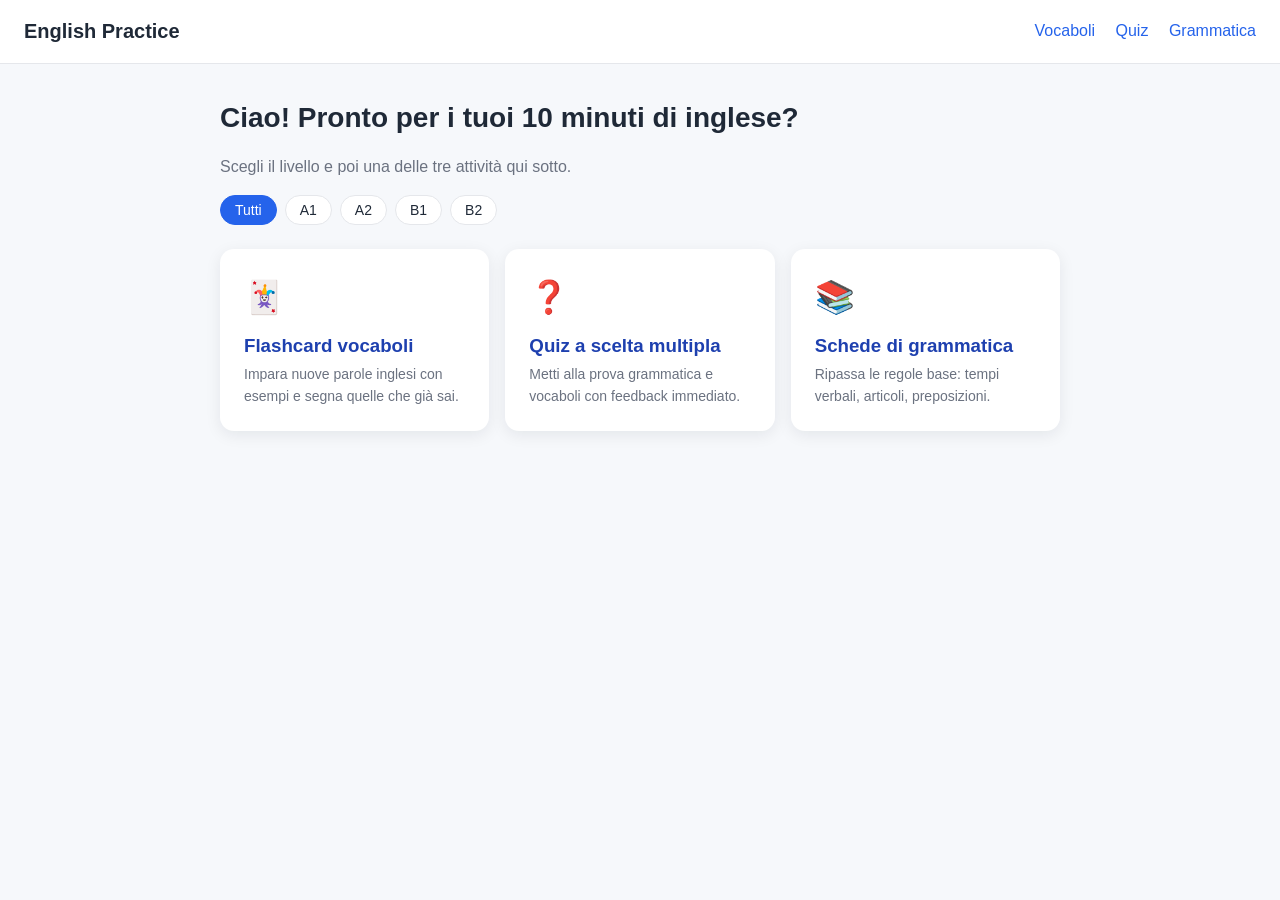
<file: index.html>
<!DOCTYPE html>
<html lang="it">
<head>
  <meta charset="UTF-8">
  <meta name="viewport" content="width=device-width, initial-scale=1.0">
  <title>English Practice — Allenati 10 minuti al giorno</title>
  <link rel="stylesheet" href="css/style.css">
</head>
<body>
  <header class="site-header">
    <h1><a href="index.html">English Practice</a></h1>
    <nav class="main-nav">
      <a href="flashcards.html">Vocaboli</a>
      <a href="quiz.html">Quiz</a>
      <a href="grammar.html">Grammatica</a>
    </nav>
  </header>

  <main>
    <h2>Ciao! Pronto per i tuoi 10 minuti di inglese?</h2>
    <p class="subtitle">Scegli il livello e poi una delle tre attività qui sotto.</p>

    <div class="level-filter" id="levelFilter"></div>

    <div class="cards-grid">
      <a class="home-card" href="flashcards.html">
        <div class="icon">🃏</div>
        <h3>Flashcard vocaboli</h3>
        <p>Impara nuove parole inglesi con esempi e segna quelle che già sai.</p>
      </a>
      <a class="home-card" href="quiz.html">
        <div class="icon">❓</div>
        <h3>Quiz a scelta multipla</h3>
        <p>Metti alla prova grammatica e vocaboli con feedback immediato.</p>
      </a>
      <a class="home-card" href="grammar.html">
        <div class="icon">📚</div>
        <h3>Schede di grammatica</h3>
        <p>Ripassa le regole base: tempi verbali, articoli, preposizioni.</p>
      </a>
    </div>
  </main>

  <script src="js/common.js"></script>
  <script>
    renderLevelFilter(document.getElementById("levelFilter"), () => {});
  </script>
</body>
</html>
</file>
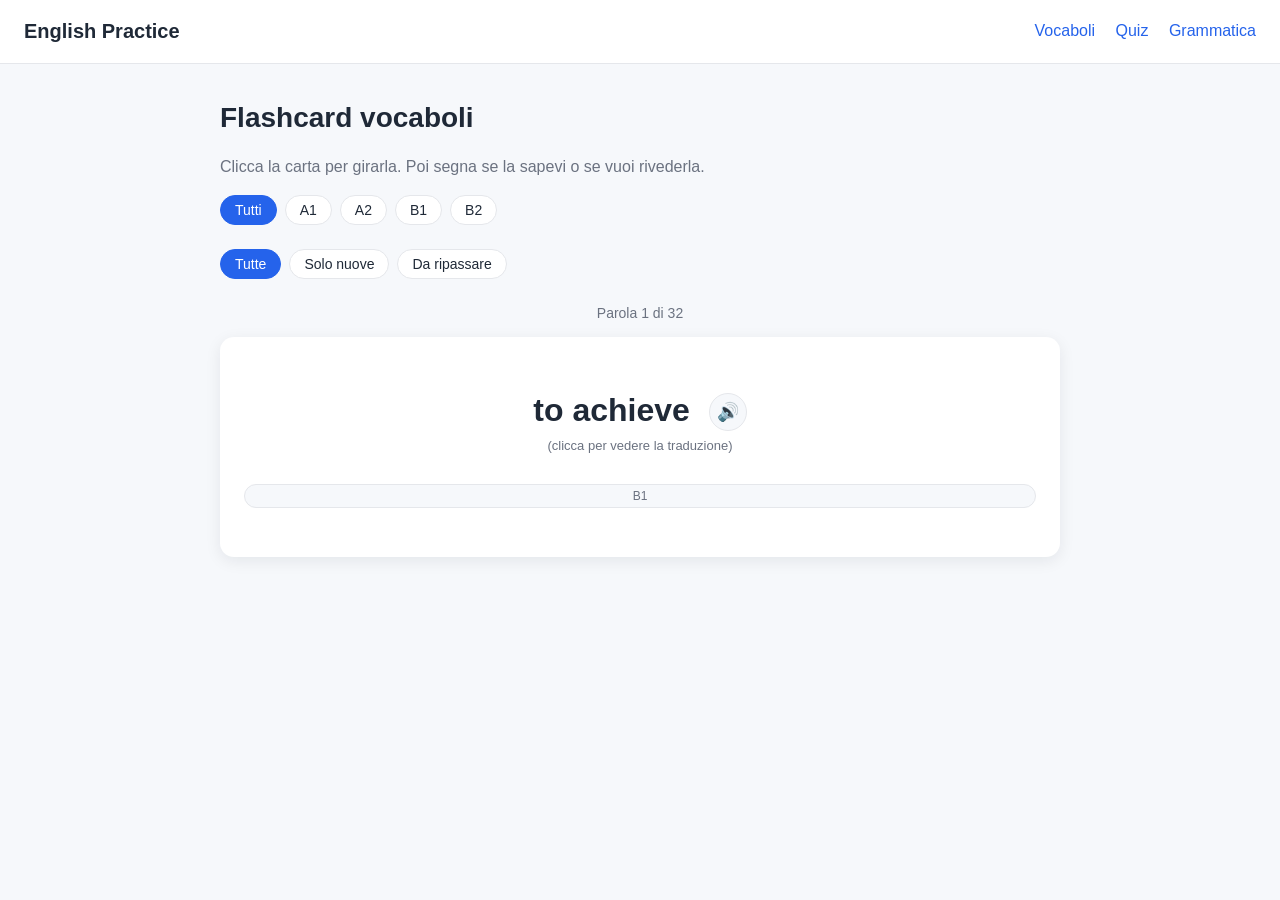
<file: flashcards.html>
<!DOCTYPE html>
<html lang="it">
<head>
  <meta charset="UTF-8">
  <meta name="viewport" content="width=device-width, initial-scale=1.0">
  <title>Flashcard Vocaboli — English Practice</title>
  <link rel="stylesheet" href="css/style.css">
</head>
<body>
  <header class="site-header">
    <h1><a href="index.html">English Practice</a></h1>
    <nav class="main-nav">
      <a href="flashcards.html">Vocaboli</a>
      <a href="quiz.html">Quiz</a>
      <a href="grammar.html">Grammatica</a>
    </nav>
  </header>

  <main>
    <h2>Flashcard vocaboli</h2>
    <p class="subtitle">Clicca la carta per girarla. Poi segna se la sapevi o se vuoi rivederla.</p>

    <div class="level-filter" id="levelFilter"></div>

    <div class="level-filter" id="modeFilter">
      <button data-mode="all" class="active">Tutte</button>
      <button data-mode="new">Solo nuove</button>
      <button data-mode="review">Da ripassare</button>
    </div>

    <div class="progress" id="progress"></div>

    <div id="cardArea"></div>

    <div class="actions" id="actions" style="display:none;">
      <button class="btn success" id="knowBtn">✓ Sapevo</button>
      <button class="btn ghost" id="skipBtn">Salta →</button>
      <button class="btn error" id="reviewBtn">Da ripassare</button>
    </div>
  </main>

  <script src="js/common.js"></script>
  <script src="js/flashcards.js"></script>
</body>
</html>
</file>
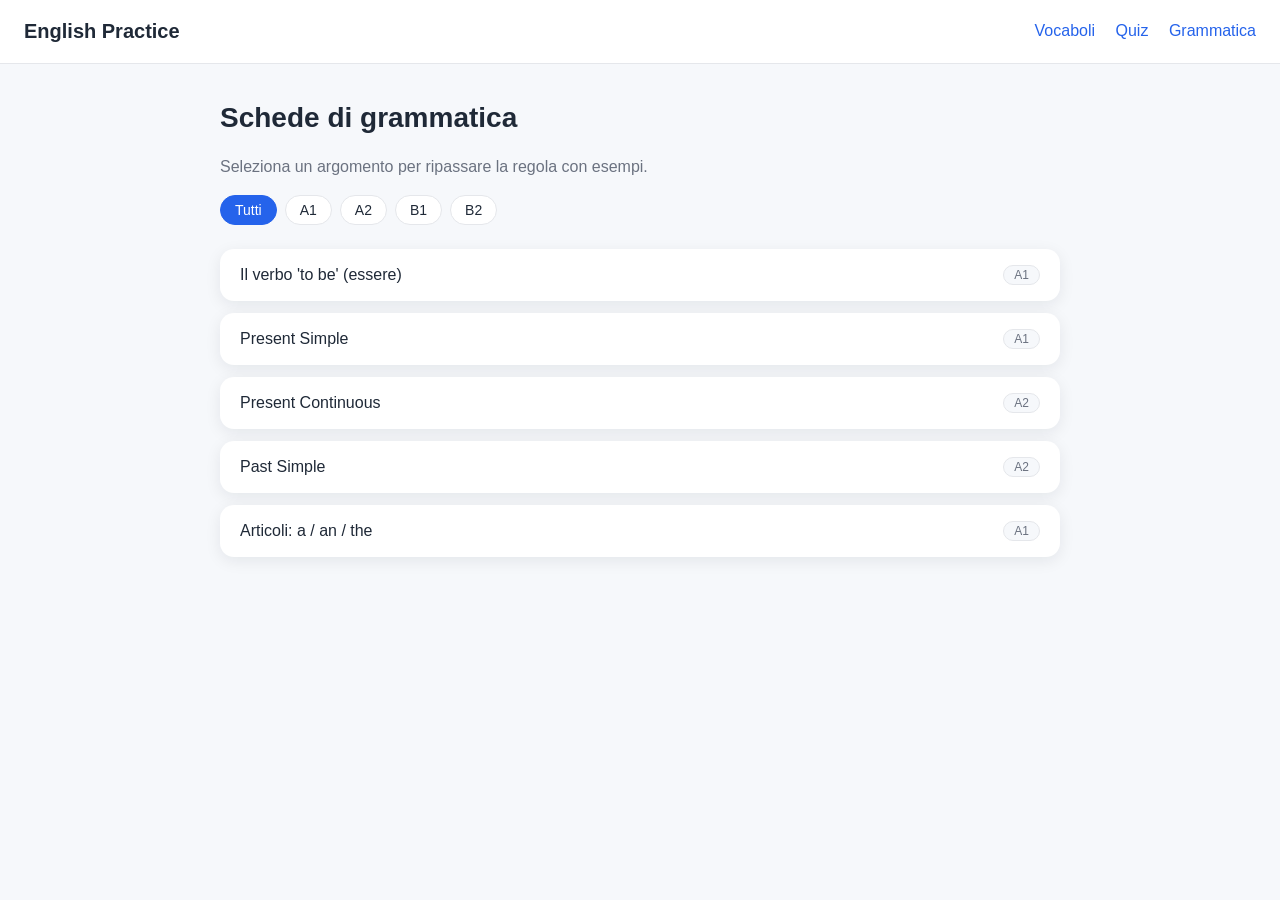
<file: grammar.html>
<!DOCTYPE html>
<html lang="it">
<head>
  <meta charset="UTF-8">
  <meta name="viewport" content="width=device-width, initial-scale=1.0">
  <title>Grammatica — English Practice</title>
  <link rel="stylesheet" href="css/style.css">
</head>
<body>
  <header class="site-header">
    <h1><a href="index.html">English Practice</a></h1>
    <nav class="main-nav">
      <a href="flashcards.html">Vocaboli</a>
      <a href="quiz.html">Quiz</a>
      <a href="grammar.html">Grammatica</a>
    </nav>
  </header>

  <main>
    <h2>Schede di grammatica</h2>
    <p class="subtitle">Seleziona un argomento per ripassare la regola con esempi.</p>

    <div class="level-filter" id="levelFilter"></div>

    <div id="grammarArea"></div>
  </main>

  <script src="js/common.js"></script>
  <script src="js/grammar.js"></script>
</body>
</html>
</file>
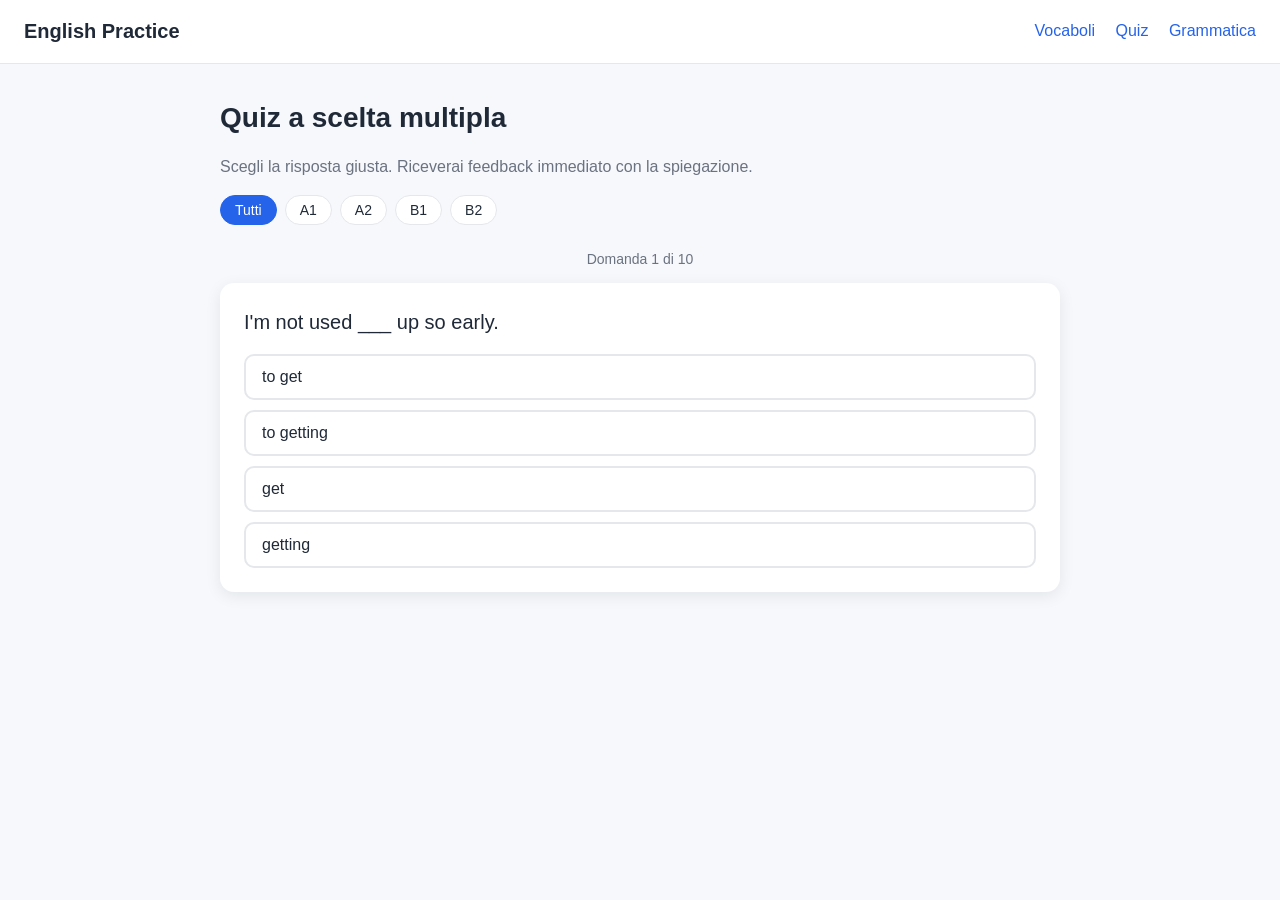
<file: quiz.html>
<!DOCTYPE html>
<html lang="it">
<head>
  <meta charset="UTF-8">
  <meta name="viewport" content="width=device-width, initial-scale=1.0">
  <title>Quiz — English Practice</title>
  <link rel="stylesheet" href="css/style.css">
</head>
<body>
  <header class="site-header">
    <h1><a href="index.html">English Practice</a></h1>
    <nav class="main-nav">
      <a href="flashcards.html">Vocaboli</a>
      <a href="quiz.html">Quiz</a>
      <a href="grammar.html">Grammatica</a>
    </nav>
  </header>

  <main>
    <h2>Quiz a scelta multipla</h2>
    <p class="subtitle">Scegli la risposta giusta. Riceverai feedback immediato con la spiegazione.</p>

    <div class="level-filter" id="levelFilter"></div>

    <div id="quizArea"></div>
  </main>

  <script src="js/common.js"></script>
  <script src="js/quiz.js"></script>
</body>
</html>
</file>
<file: css/style.css>
:root {
  --bg: #f6f8fb;
  --surface: #ffffff;
  --primary: #2563eb;
  --primary-dark: #1e40af;
  --text: #1f2937;
  --muted: #6b7280;
  --border: #e5e7eb;
  --success: #16a34a;
  --error: #dc2626;
  --shadow: 0 4px 16px rgba(15, 23, 42, 0.08);
  --radius: 14px;
}

* { box-sizing: border-box; }

body {
  margin: 0;
  font-family: -apple-system, BlinkMacSystemFont, "Segoe UI", Roboto, "Helvetica Neue", Arial, sans-serif;
  background: var(--bg);
  color: var(--text);
  line-height: 1.55;
}

header.site-header {
  background: var(--surface);
  border-bottom: 1px solid var(--border);
  padding: 16px 24px;
  display: flex;
  flex-wrap: wrap;
  align-items: center;
  justify-content: space-between;
  gap: 12px;
}

header.site-header h1 {
  margin: 0;
  font-size: 20px;
}

header.site-header h1 a {
  color: var(--text);
  text-decoration: none;
}

nav.main-nav a {
  color: var(--primary);
  text-decoration: none;
  margin-left: 16px;
  font-weight: 500;
}

nav.main-nav a:hover { text-decoration: underline; }

main {
  max-width: 880px;
  margin: 0 auto;
  padding: 32px 20px 80px;
}

h2 { margin-top: 0; font-size: 28px; }
h3 { margin-bottom: 8px; }

p.subtitle { color: var(--muted); margin-top: -8px; }

.level-filter {
  display: flex;
  flex-wrap: wrap;
  gap: 8px;
  margin: 16px 0 24px;
}

.level-filter button {
  background: var(--surface);
  border: 1px solid var(--border);
  border-radius: 999px;
  padding: 6px 14px;
  cursor: pointer;
  font-size: 14px;
  color: var(--text);
}

.level-filter button.active {
  background: var(--primary);
  color: white;
  border-color: var(--primary);
}

.cards-grid {
  display: grid;
  gap: 16px;
  grid-template-columns: repeat(auto-fit, minmax(220px, 1fr));
}

.home-card {
  background: var(--surface);
  border-radius: var(--radius);
  padding: 24px;
  box-shadow: var(--shadow);
  text-decoration: none;
  color: var(--text);
  transition: transform 0.15s ease;
  display: block;
}

.home-card:hover { transform: translateY(-3px); }

.home-card .icon { font-size: 32px; margin-bottom: 8px; }
.home-card h3 { margin: 8px 0 4px; color: var(--primary-dark); }
.home-card p { margin: 0; color: var(--muted); font-size: 14px; }

/* Flashcards */
.flashcard {
  background: var(--surface);
  border-radius: var(--radius);
  box-shadow: var(--shadow);
  padding: 48px 24px;
  text-align: center;
  cursor: pointer;
  user-select: none;
  min-height: 220px;
  display: flex;
  flex-direction: column;
  justify-content: center;
  margin-bottom: 16px;
}

.flashcard .word {
  font-size: 32px;
  font-weight: 600;
  margin-bottom: 8px;
}

.flashcard .translation {
  font-size: 26px;
  color: var(--primary-dark);
  margin-bottom: 12px;
}

.flashcard .example {
  font-style: italic;
  color: var(--muted);
}

.speak-btn {
  background: var(--bg);
  border: 1px solid var(--border);
  border-radius: 999px;
  width: 38px;
  height: 38px;
  font-size: 18px;
  cursor: pointer;
  margin-left: 10px;
  vertical-align: middle;
  transition: transform 0.1s ease, background 0.15s ease;
  line-height: 1;
}

.speak-btn:hover { background: #dbeafe; }
.speak-btn:active { transform: scale(0.92); }

.flashcard .level-badge {
  display: inline-block;
  background: var(--bg);
  border: 1px solid var(--border);
  border-radius: 999px;
  padding: 2px 10px;
  font-size: 12px;
  color: var(--muted);
  margin-top: 12px;
}

.hint { text-align: center; color: var(--muted); font-size: 13px; margin: -8px 0 16px; }

.actions {
  display: flex;
  gap: 12px;
  justify-content: center;
  flex-wrap: wrap;
}

button.btn, .btn {
  background: var(--primary);
  color: white;
  border: none;
  border-radius: 10px;
  padding: 10px 18px;
  font-size: 15px;
  cursor: pointer;
  font-weight: 500;
}

button.btn:hover { background: var(--primary-dark); }

button.btn.ghost {
  background: var(--surface);
  color: var(--text);
  border: 1px solid var(--border);
}

button.btn.success { background: var(--success); }
button.btn.error { background: var(--error); }

.progress {
  text-align: center;
  color: var(--muted);
  margin-bottom: 12px;
  font-size: 14px;
}

/* Quiz */
.quiz-question {
  background: var(--surface);
  border-radius: var(--radius);
  padding: 24px;
  box-shadow: var(--shadow);
  margin-bottom: 16px;
}

.quiz-question .q-text {
  font-size: 20px;
  margin-bottom: 16px;
}

.options { display: grid; gap: 10px; }

.options button {
  background: var(--surface);
  border: 2px solid var(--border);
  border-radius: 10px;
  padding: 12px 16px;
  text-align: left;
  font-size: 16px;
  cursor: pointer;
  color: var(--text);
}

.options button:hover:not(:disabled) { border-color: var(--primary); }
.options button.correct { border-color: var(--success); background: #ecfdf5; }
.options button.wrong { border-color: var(--error); background: #fef2f2; }
.options button:disabled { cursor: default; }

.feedback {
  margin-top: 14px;
  padding: 12px;
  border-radius: 10px;
  background: var(--bg);
  border-left: 4px solid var(--primary);
  font-size: 14px;
}

.feedback.correct { border-left-color: var(--success); }
.feedback.wrong { border-left-color: var(--error); }

.score-card {
  background: var(--surface);
  border-radius: var(--radius);
  padding: 32px;
  box-shadow: var(--shadow);
  text-align: center;
}

.score-card .big { font-size: 48px; font-weight: 600; color: var(--primary); }

/* Grammar */
.grammar-list { display: grid; gap: 12px; }

.grammar-item {
  background: var(--surface);
  border-radius: var(--radius);
  padding: 16px 20px;
  box-shadow: var(--shadow);
  cursor: pointer;
  border: none;
  text-align: left;
  width: 100%;
  font-size: 16px;
  color: var(--text);
  display: flex;
  justify-content: space-between;
  align-items: center;
  gap: 12px;
}

.grammar-item:hover { background: #f1f5ff; }

.grammar-item .level-badge {
  display: inline-block;
  background: var(--bg);
  border: 1px solid var(--border);
  border-radius: 999px;
  padding: 2px 10px;
  font-size: 12px;
  color: var(--muted);
}

.grammar-content {
  background: var(--surface);
  border-radius: var(--radius);
  padding: 24px;
  box-shadow: var(--shadow);
}

.grammar-content h3 { color: var(--primary-dark); }

.examples-box {
  background: var(--bg);
  border-radius: 10px;
  padding: 12px 16px;
  margin-top: 16px;
}

.examples-box ul { margin: 8px 0 0; padding-left: 20px; }

.empty-state {
  text-align: center;
  color: var(--muted);
  padding: 48px 16px;
}

@media (max-width: 600px) {
  main { padding: 20px 16px 60px; }
  h2 { font-size: 24px; }
  .flashcard .word { font-size: 26px; }
}
</file>
